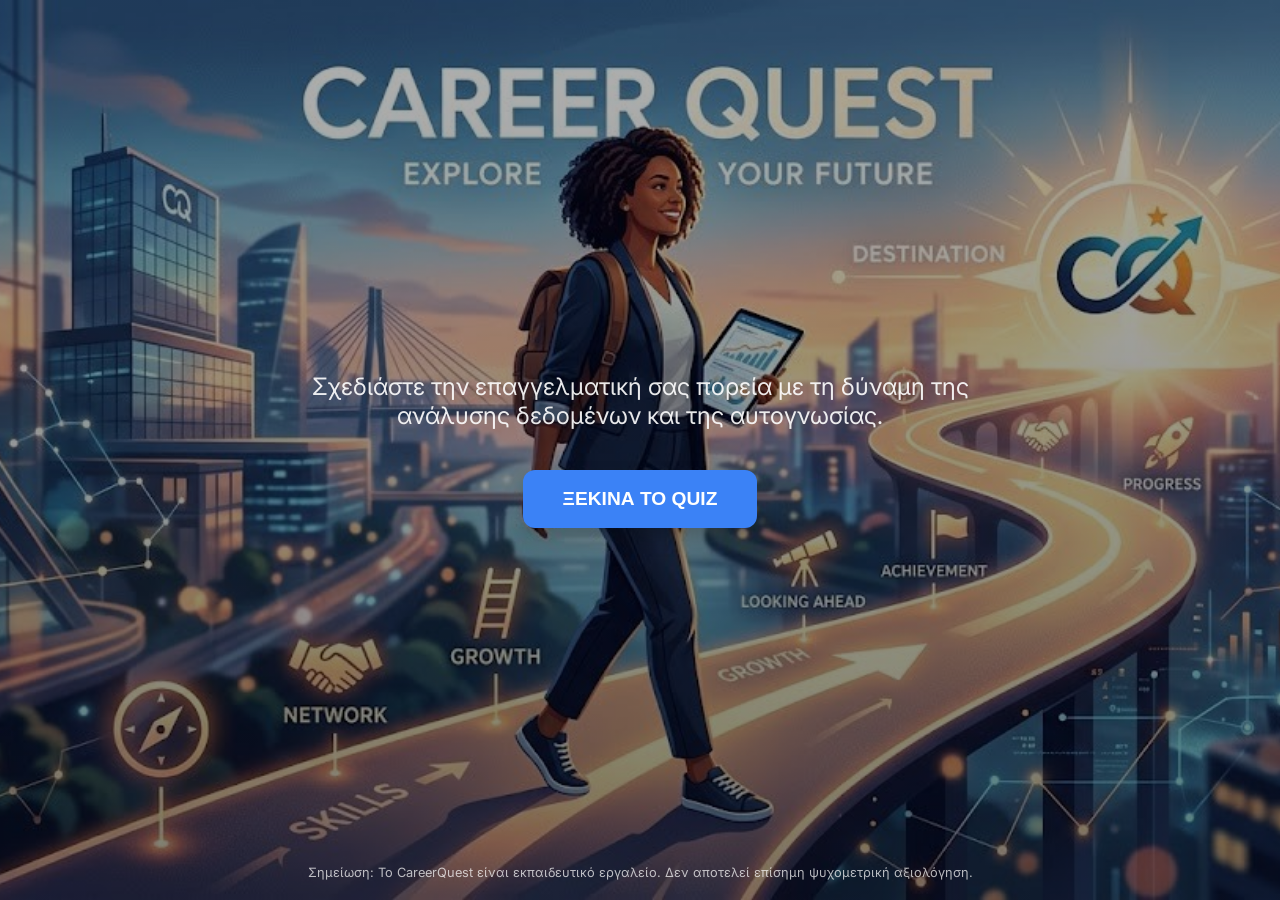
<file: index.html>
<!DOCTYPE html>
<html lang="el">
<head>
    <meta charset="UTF-8">
    <meta name="viewport" content="width=device-width, initial-scale=1.0">
    <title>CareerQuest | Explore Your Future</title>
    <link href="https://fonts.googleapis.com/css2?family=Inter:wght@400;700;800&display=swap" rel="stylesheet">
    <style>
        * {
            box-sizing: border-box;
            margin: 0;
            padding: 0;
        }

        body, html {
            height: 100%;
            width: 100%;
            font-family: 'Inter', sans-serif;
        }

        /* ΤΟ BACKGROUND ΕΔΩ */
        .hero-section {
            height: 100vh;
            width: 100%;
          
            background-image: linear-gradient(rgba(0, 0, 0, 0.3), rgba(0, 0, 0, 0.5)), 
                              url('background.jpg'); 
            background-size: cover;
            background-position: center;
            display: flex;
            flex-direction: column;
            justify-content: center;
            align-items: center;
            text-align: center;
            color: white;
            position: relative;
        }

        .content {
            z-index: 2;
            max-width: 800px;
            padding: 20px;
        }

        h1 {
            font-size: clamp(3rem, 8vw, 5rem);
            font-weight: 800;
            margin-bottom: 10px;
            letter-spacing: -2px;
        }

        .tagline {
            font-size: clamp(1.1rem, 3vw, 1.5rem);
            margin-bottom: 40px;
            opacity: 0.9;
            font-weight: 400;
        }

        button {
            background-color: #3b82f6;
            color: white;
            border: none;
            padding: 18px 40px;
            font-size: 1.2rem;
            font-weight: 700;
            border-radius: 12px;
            cursor: pointer;
            transition: transform 0.2s, background-color 0.2s;
            box-shadow: 0 10px 20px rgba(0,0,0,0.2);
        }

        button:hover {
            background-color: #2563eb;
            transform: translateY(-3px);
        }

        .disclaimer {
            position: absolute;
            bottom: 20px;
            font-size: 0.8rem;
            opacity: 0.7;
            padding: 0 20px;
        }
    </style>
</head>
<body>

    <div class="hero-section">
        <div class="content">
            <p class="tagline">Σχεδιάστε την επαγγελματική σας πορεία με τη δύναμη της ανάλυσης δεδομένων και της αυτογνωσίας.</p>
            <button onclick="window.location.href='quiz.html'">ΞΕΚΙΝΑ ΤΟ QUIZ</button>
        </div>

        <div class="disclaimer">
            Σημείωση: Το CareerQuest είναι εκπαιδευτικό εργαλείο. Δεν αποτελεί επίσημη ψυχομετρική αξιολόγηση.
        </div>
    </div>

</body>
</html>
</file>
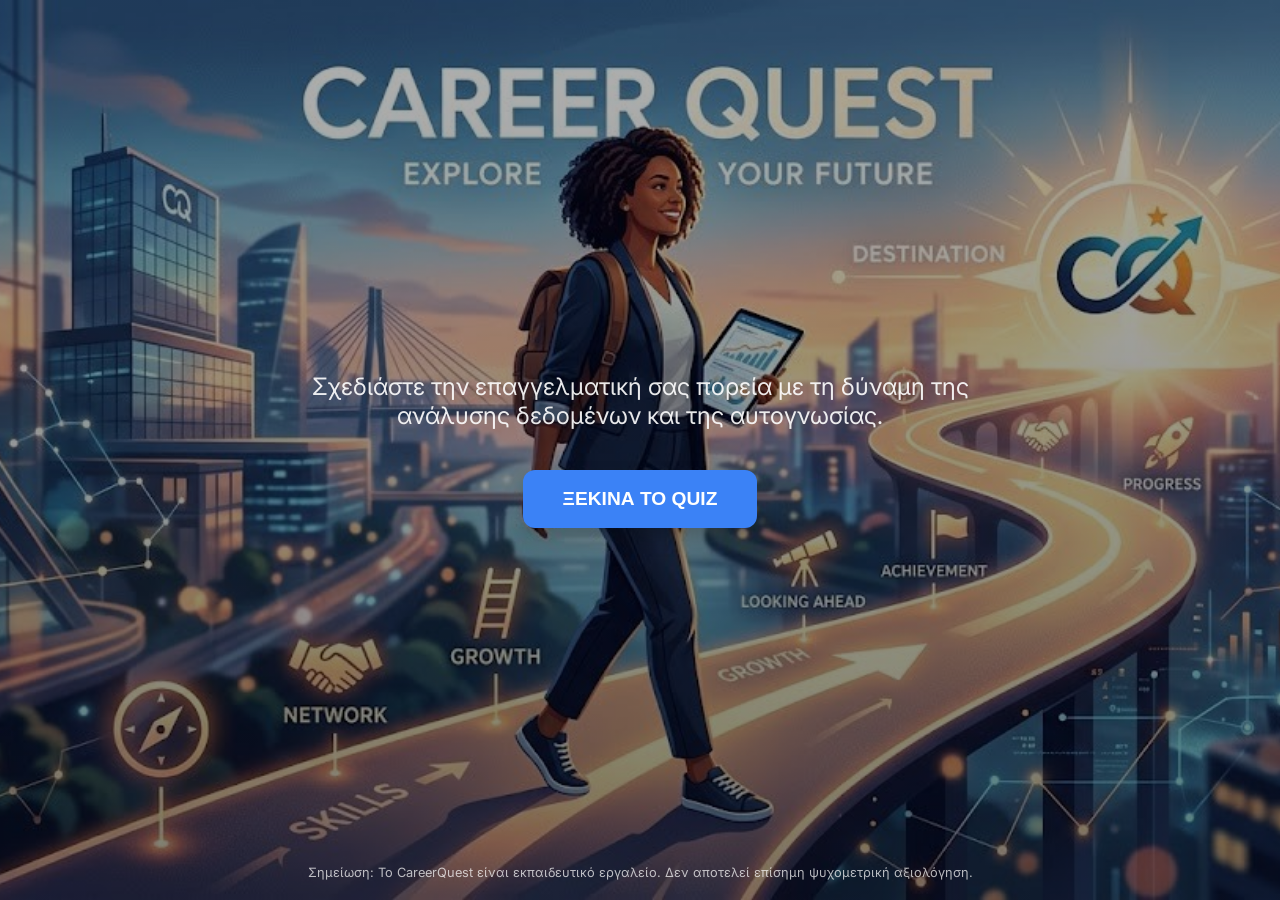
<file: index2.html>
<!DOCTYPE html>
<html lang="el">
<head>
    <meta charset="UTF-8">
    <meta name="viewport" content="width=device-width, initial-scale=1.0">
    <title>CareerQuest | Explore Your Future</title>
    <link href="https://fonts.googleapis.com/css2?family=Inter:wght@400;700;800&display=swap" rel="stylesheet">
    <style>
        * {
            box-sizing: border-box;
            margin: 0;
            padding: 0;
        }

        body, html {
            height: 100%;
            width: 100%;
            font-family: 'Inter', sans-serif;
        }

        /* ΤΟ BACKGROUND ΕΔΩ */
        .hero-section {
            height: 100vh;
            width: 100%;
            /* Αντικατάστησε το 'background.jpg' με το ακριβές όνομα του αρχείου σου */
            background-image: linear-gradient(rgba(0, 0, 0, 0.3), rgba(0, 0, 0, 0.5)), 
                              url('background.jpg'); 
            background-size: cover;
            background-position: center;
            display: flex;
            flex-direction: column;
            justify-content: center;
            align-items: center;
            text-align: center;
            color: white;
            position: relative;
        }

        .content {
            z-index: 2;
            max-width: 800px;
            padding: 20px;
        }

        h1 {
            font-size: clamp(3rem, 8vw, 5rem);
            font-weight: 800;
            margin-bottom: 10px;
            letter-spacing: -2px;
        }

        .tagline {
            font-size: clamp(1.1rem, 3vw, 1.5rem);
            margin-bottom: 40px;
            opacity: 0.9;
            font-weight: 400;
        }

        button {
            background-color: #3b82f6;
            color: white;
            border: none;
            padding: 18px 40px;
            font-size: 1.2rem;
            font-weight: 700;
            border-radius: 12px;
            cursor: pointer;
            transition: transform 0.2s, background-color 0.2s;
            box-shadow: 0 10px 20px rgba(0,0,0,0.2);
        }

        button:hover {
            background-color: #2563eb;
            transform: translateY(-3px);
        }

        .disclaimer {
            position: absolute;
            bottom: 20px;
            font-size: 0.8rem;
            opacity: 0.7;
            padding: 0 20px;
        }
    </style>
</head>
<body>

    <div class="hero-section">
        <div class="content">
            <p class="tagline">Σχεδιάστε την επαγγελματική σας πορεία με τη δύναμη της ανάλυσης δεδομένων και της αυτογνωσίας.</p>
            <button onclick="window.location.href='quiz.html'">ΞΕΚΙΝΑ ΤΟ QUIZ</button>
        </div>

        <div class="disclaimer">
            Σημείωση: Το CareerQuest είναι εκπαιδευτικό εργαλείο. Δεν αποτελεί επίσημη ψυχομετρική αξιολόγηση.
        </div>
    </div>

</body>
</html>
</file>
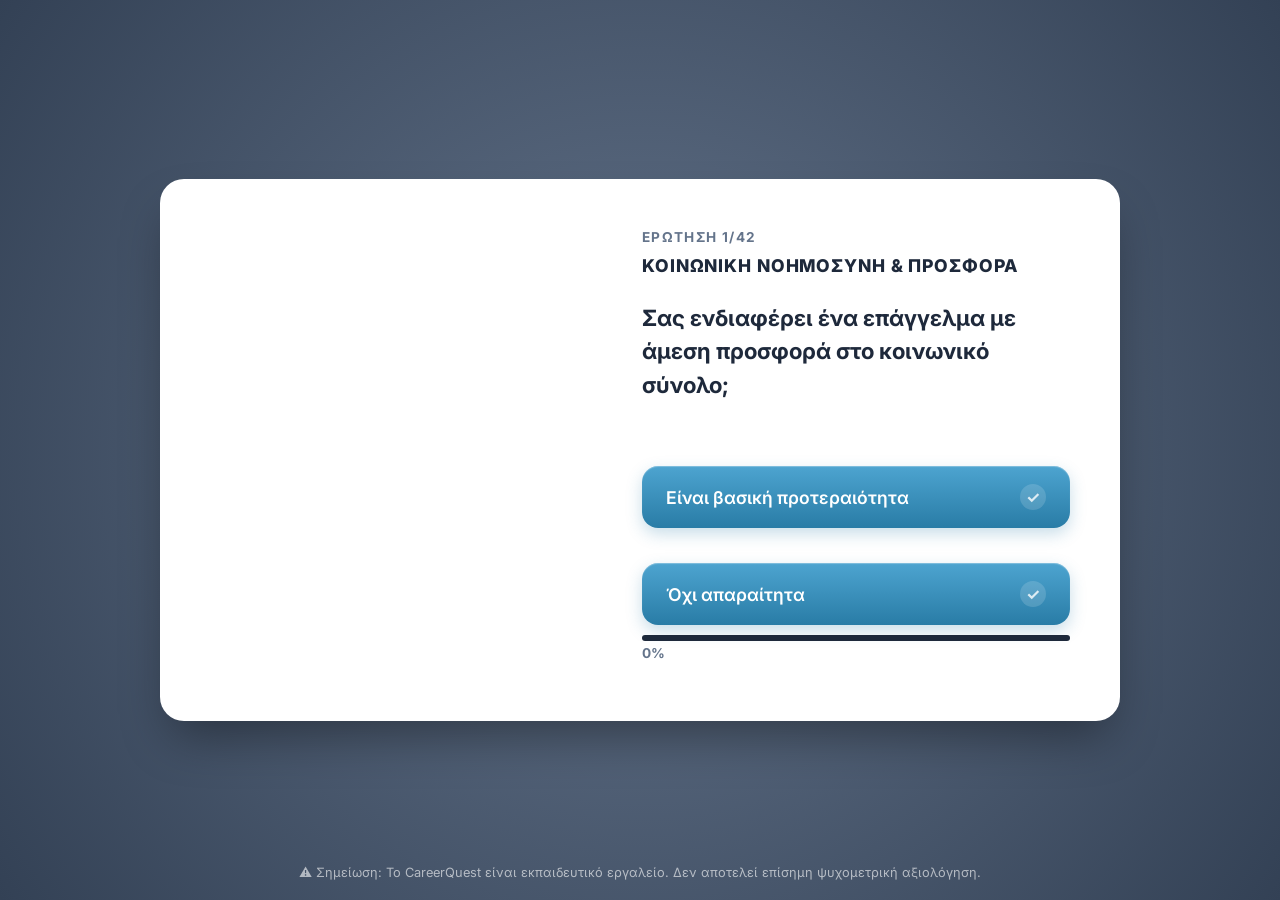
<file: quiz.html>
<!DOCTYPE html>
<html lang="el">
<head>
    <meta charset="UTF-8">
    <meta name="viewport" content="width=device-width, initial-scale=1.0">
    <title>CareerQuest | Quiz</title>
    <link rel="stylesheet" href="css/style.css">
    <link href="https://fonts.googleapis.com/css2?family=Inter:wght@400;600;700;800&display=swap" rel="stylesheet">
</head>
<body class="quiz-page">

<main>
    <div class="quiz-panel">
        <div class="quiz-image-side" id="dynamic-quiz-image"></div>
        <div class="quiz-content-side">
            <div class="quiz-meta" id="quiz-progress-text">ΕΡΩΤΗΣΗ 1/42</div>
            <div class="category-title" id="category-title">ΦΟΡΤΩΣΗ...</div>
            <h2 id="question-text">Φορτώνει την ερώτηση...</h2>
            
            <div id="choices-container"></div>
            
            <div class="progress-container">
                <div class="progress-bar">
                    <div class="progress-fill" id="progress-inline-fill"></div>
                </div>
                <div class="progress-text" id="progress-percentage">0%</div>
            </div>
        </div>
    </div>
</main>

<div class="quiz-disclaimer">
    ⚠️ Σημείωση: To CareerQuest είναι εκπαιδευτικό εργαλείο. Δεν αποτελεί επίσημη ψυχομετρική αξιολόγηση.
</div>

<script>
const categoryImages = {
    analytical: 'https://images.unsplash.com/photo-1460925895917-afdab827c52f?q=80&w=600',
    creative: 'https://images.unsplash.com/photo-1513542789411-b6a5d4f31634?q=80&w=600',
    social: 'https://images.unsplash.com/photo-1522202176988-66273c2fd55f?q=80&w=600',
    practical: 'https://images.unsplash.com/photo-1504307651254-35680f356dfd?q=80&w=600',
    organized: 'https://images.unsplash.com/photo-1454165804606-c3d57bc86b40?q=80&w=600',
    leadership: 'https://images.unsplash.com/photo-1519085360753-af0119f7cbe7?q=80&w=600',
    technical: 'https://images.unsplash.com/photo-1518770660439-4636190af475?q=80&w=600'
};

const categoryLabels = {
    analytical: "Αναλυτική Σκέψη & Λογική",
    creative: "Δημιουργικότητα & Καινοτομία",
    social: "Κοινωνική Νοημοσύνη & Προσφορά",
    practical: "Πρακτική Εφαρμογή & Έργα",
    organized: "Οργάνωση & Μεθοδικότητα",
    leadership: "Ηγεσία & Στρατηγική",
    technical: "Τεχνική Κατάρτιση & Τεχνολογία"
};

// Βασικός κορμός ερωτήσεων
const baseQuestions = [
    { cat: "analytical", text: "Σας συναρπάζει η επίλυση σύνθετων προβλημάτων ή γρίφων λογικής;", choices: [{text:"Ναι, απόλυτα", scores:{analytical:3}}, {text:"Μερικές φορές", scores:{analytical:1}}, {text:"Όχι", scores:{analytical:0}}] },
    { cat: "analytical", text: "Όταν βλέπετε στατιστικά δεδομένα, αναζητάτε την εγκυρότητα της πηγής;", choices: [{text:"Πάντα, ελέγχω τα δεδομένα", scores:{analytical:3}}, {text:"Σπάνια, τα δέχομαι όπως είναι", scores:{analytical:0}}] },
    { cat: "analytical", text: "Σας αρέσει να αποσυναρμολογείτε μια ιδέα για να δείτε τα επιμέρους συστατικά της;", choices: [{text:"Ναι, συστηματικά", scores:{analytical:3}}, {text:"Όχι ιδιαίτερα", scores:{analytical:0}}] },
    { cat: "creative", text: "Προτιμάτε να αναζητάτε πρωτότυπες λύσεις αντί για δοκιμασμένες μεθόδους;", choices: [{text:"Ναι, μου αρέσει η καινοτομία", scores:{creative:3}}, {text:"Προτιμώ την ασφάλεια", scores:{organized:2}}] },
    { cat: "creative", text: "Η ενασχόληση με καλλιτεχνικές ή σχεδιαστικές δραστηριότητες σας γεμίζει;", choices: [{text:"Ναι, πολύ", scores:{creative:3}}, {text:"Όχι ιδιαίτερα", scores:{creative:0}}] },
    { cat: "creative", text: "Συλλαμβάνετε συχνά τον εαυτό σας να σκέφτεται εναλλακτικούς κόσμους ή σενάρια;", choices: [{text:"Ναι, πολύ συχνά", scores:{creative:3}}, {text:"Σπάνια, είμαι ρεαλιστής", scores:{practical:2}}] },
    { cat: "social", text: "Όταν κάποιος έχει ένα πρόβλημα, εστιάζετε στη συναισθηματική υποστήριξη;", choices: [{text:"Ναι, προσφέρω ενσυναίσθηση", scores:{social:3}}, {text:"Δίνω άμεσες πρακτικές συμβουλές", scores:{practical:2}}] },
    { cat: "social", text: "Σας ενδιαφέρει ένα επάγγελμα με άμεση προσφορά στο κοινωνικό σύνολο;", choices: [{text:"Είναι βασική προτεραιότητα", scores:{social:3}}, {text:"Όχι απαραίτητα", scores:{leadership:1}}] },
    { cat: "social", text: "Νιώθετε παραγωγικοί όταν εργάζεστε σε ομάδες με έντονη αλληλεπίδραση;", choices: [{text:"Ναι, με παρακινεί η ομάδα", scores:{social:3}}, {text:"Προτιμώ την ατομική εργασία", scores:{analytical:1}}] },
    { cat: "practical", text: "Προτιμάτε εργασίες που καταλήγουν σε ένα χειροπιαστό, φυσικό αποτέλεσμα;", choices: [{text:"Ναι, σαφώς", scores:{practical:3}}, {text:"Προτιμώ την πνευματική εργασία", scores:{analytical:2}}] },
    { cat: "practical", text: "Όταν κάτι χαλάει στο σπίτι, προσπαθείτε να το επισκευάσετε μόνοι σας;", choices: [{text:"Ναι, πιάνουν τα χέρια μου", scores:{practical:3}}, {text:"Καλώ αμέσως έναν ειδικό", scores:{organized:1}}] },
    { cat: "practical", text: "Σας αρέσει η χειρωνακτική εργασία ή η ενασχόληση με υλικά εργαστηρίου;", choices: [{text:"Ναι, πολύ", scores:{practical:3}}, {text:"Όχι, καθόλου", scores:{organized:1}}] },
    { cat: "organized", text: "Κρατάτε λεπτομερή λίστα υποχρεώσεων ή καθημερινό πλάνο;", choices: [{text:"Ναι, με βοηθάει πολύ", scores:{organized:3}}, {text:"Όχι, λειτουργώ αυθόρμητα", scores:{creative:2}}] },
    { cat: "organized", text: "Σας προκαλεί εκνευρισμό η έλλειψη οργάνωσης ή η ακαταστασία στο γραφείο;", choices: [{text:"Ναι, θέλω απόλυτη τάξη", scores:{organized:3}}, {text:"Δεν με επηρεάζει καθόλου", scores:{creative:1}}] },
    { cat: "organized", text: "Προτιμάτε ένα σταθερό ωράριο και προκαθορισμένα βήματα εργασίας;", choices: [{text:"Ναι, μου δίνει ασφάλεια", scores:{organized:3}}, {text:"Όχι, θέλω εναλλαγές", scores:{creative:3}}] },
    { cat: "leadership", text: "Σε ομαδικές εργασίες, αναλαμβάνετε φυσικά τον συντονισμό και τις αποφάσεις;", choices: [{text:"Ναι, βγαίνω μπροστά", scores:{leadership:3}}, {text:"Προτιμώ να εκτελώ οδηγίες", scores:{organized:2}}] },
    { cat: "leadership", text: "Η προοπτική του να διοικείτε μια δική σας επιχείρηση σας ενθουσιάζει;", choices: [{text:"Πολύ, είναι μακροπρόθεσμος στόχος", scores:{leadership:3}}, {text:"Προτιμώ τη σταθερότητα", scores:{organized:2}}] },
    { cat: "leadership", text: "Αποδίδετε καλύτερα όταν εργάζεστε κάτω από συνθήκες έντονου ανταγωνισμού;", choices: [{text:"Ναι, με ενεργοποιεί", scores:{leadership:3}}, {text:"Όχι, με αγχώνει", scores:{social:2}}] },
    { cat: "technical", text: "Σας αρέσει να εξερευνάτε προχωρημένες ρυθμίσεις σε λογισμικά ή συσκευές;", choices: [{text:"Ναι, το ψάχνω σε βάθος", scores:{technical:3}}, {text:"Όχι, χρησιμοποιώ μόνο τα βασικά", scores:{technical:0}}] },
    { cat: "technical", text: "Η ιδέα της συγγραφής κώδικα ή της διαχείρισης δικτύων σας φαίνεται ελκυστική;", choices: [{text:"Ναι, πολύ", scores:{technical:3, analytical:1}}, {text:"Όχι, καθόλου", scores:{technical:0}}] },
    { cat: "technical", text: "Μαθαίνετε εύκολα τη χρήση νέων ψηφιακών εργαλείων και gadgets;", choices: [{text:"Ναι, εξαιρετικά γρήγορα", scores:{technical:3}}, {text:"Χρειάζομαι αρκετό χρόνο", scores:{technical:1}}] }
];

// ΑΥΤΟΜΑΤΗ ΔΗΜΙΟΥΡΓΙΑ 200 ΕΡΩΤΗΣΕΩΝ (Γεμίζει την τράπεζα με παραλλαγές για να μην κολλάει το slice)
const masterQuestionsArray = [];
for (let i = 0; i < 200; i++) {
    const baseQ = baseQuestions[i % baseQuestions.length];
    masterQuestionsArray.push({
        cat: baseQ.cat,
        text: `${baseQ.text}`, // Ξεχωριστό ID για κάθε ερώτηση
        choices: baseQ.choices
    });
}

function shuffle(array) {
    for (let i = array.length - 1; i > 0; i--) {
        const j = Math.floor(Math.random() * (i + 1));
        [array[i], array[j]] = [array[j], array[i]];
    }
    return array;
}

// Τώρα παίρνει ακριβώς 42 τυχαίες γιατί η δεξαμενή έχει 200!
const questionsPool = shuffle([...masterQuestionsArray]).slice(0, 42);

let currentQuestionIndex = 0;
let userSkills = { analytical: 0, creative: 0, social: 0, practical: 0, organized: 0, leadership: 0, technical: 0 };

function loadQuestion() {
    if (currentQuestionIndex >= questionsPool.length) {
        localStorage.setItem('careerquest_skills', JSON.stringify(userSkills));
        window.location.href = 'scenarios.html';
        return;
    }

    const q = questionsPool[currentQuestionIndex];
    document.getElementById('question-text').innerText = q.text;
    document.getElementById('quiz-progress-text').innerText = `ΕΡΩΤΗΣΗ ${currentQuestionIndex + 1}/${questionsPool.length}`;
    document.getElementById('category-title').innerText = categoryLabels[q.cat];
    document.getElementById('dynamic-quiz-image').style.backgroundImage = `url('${categoryImages[q.cat]}')`;

    const container = document.getElementById('choices-container');
    container.innerHTML = '';
    
    q.choices.forEach(choice => {
        const button = document.createElement('button');
        button.className = 'choice-btn';
        button.innerText = choice.text;
        button.onclick = () => {
            for (const skill in choice.scores) {
                userSkills[skill] = (userSkills[skill] || 0) + choice.scores[skill];
            }
            currentQuestionIndex++;
            loadQuestion();
        };
        container.appendChild(button);
    });

    const pct = Math.round((currentQuestionIndex / questionsPool.length) * 100);
    document.getElementById('progress-inline-fill').style.width = `${pct}%`;
    document.getElementById('progress-percentage').innerText = `${pct}%`;
}

window.onload = loadQuestion;
</script>
</body>
</html>
</file>
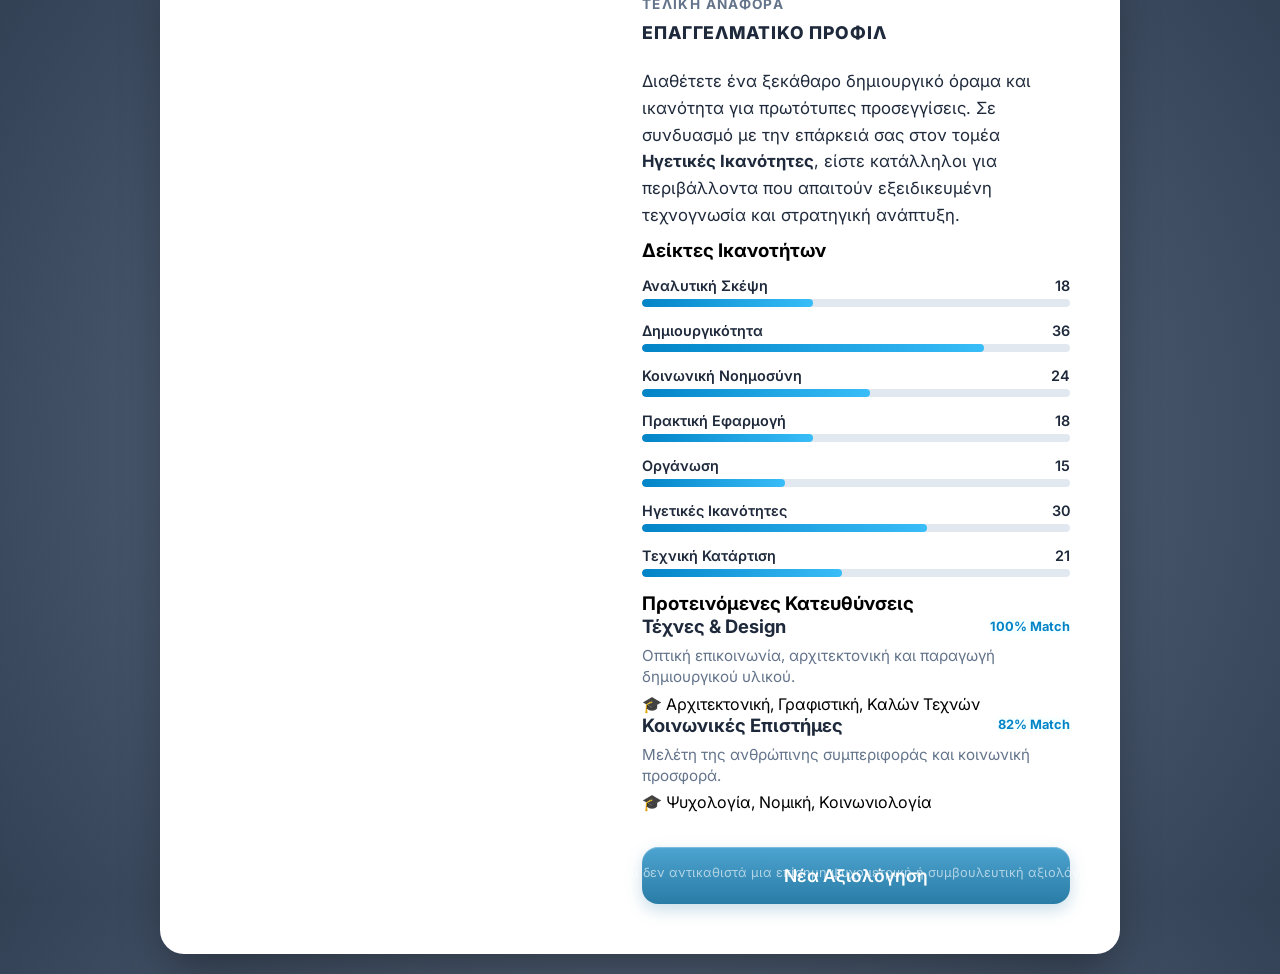
<file: results.html>
<!DOCTYPE html>
<html lang="el">
<head>
    <meta charset="UTF-8">
    <meta name="viewport" content="width=device-width, initial-scale=1.0">
    <title>CareerQuest | Αναφορά Αποτελεσμάτων</title>
    <link rel="stylesheet" href="css/style.css">
    <link href="https://fonts.googleapis.com/css2?family=Inter:wght@400;600;700;800&display=swap" rel="stylesheet">
</head>
<body class="quiz-page">

<main>
    <div class="quiz-panel">
        
        <div class="quiz-image-side" style="background-image: url('https://images.unsplash.com/photo-1504868584819-f8e8b446d2e4?q=80&w=600');"></div>
        
        <div class="quiz-content-side">
            <div class="quiz-meta">Τελική Αναφορά</div>
            <div class="category-title">Επαγγελματικό Προφίλ</div>
            
            <div id="profile-narrative"></div>
            
            <div class="results-grid">
                
                <div class="skills-column">
                    <h3 class="section-title">Δείκτες Ικανοτήτων</h3>
                    <div id="skills-list"></div>
                </div>
                
                <div class="careers-column">
                    <h3 class="section-title">Προτεινόμενες Κατευθύνσεις</h3>
                    <div id="career-list"></div>
                </div>
                
            </div>

            <button class="btn-restart" onclick="restartQuiz()">Νέα Αξιολόγηση</button>

            <div class="quiz-disclaimer">
                ⚠️ <strong>Σημείωση:</strong> To CareerQuest είναι εκπαιδευτικό εργαλείο πλοήγησης και δεν αντικαθιστά μια επίσημη ψυχομετρική ή συμβουλευτική αξιολόγηση.
            </div>
        </div>
        
    </div>
</main>

<script>
const skillLabels = {
    analytical: 'Αναλυτική Σκέψη',
    creative: 'Δημιουργικότητα',
    social: 'Κοινωνική Νοημοσύνη',
    practical: 'Πρακτική Εφαρμογή',
    organized: 'Οργάνωση',
    leadership: 'Ηγετικές Ικανότητες',
    technical: 'Τεχνική Κατάρτιση'
};

const careers = [
    {
        title: "Τέχνες & Design",
        description: "Οπτική επικοινωνία, αρχιτεκτονική και παραγωγή δημιουργικού υλικού.",
        universities: "Αρχιτεκτονική, Γραφιστική, Καλών Τεχνών",
        requiredSkills: { creative: 35, practical: 15, social: 10 }
    },
    {
        title: "STEM & Πληροφορική",
        description: "Επίλυση σύνθετων προβλημάτων με χρήση λογικής και ψηφιακών εργαλείων.",
        universities: "Πληροφορική, Επιστήμη Δεδομένων, Cybersecurity",
        requiredSkills: { analytical: 35, technical: 25, organized: 10 }
    },
    {
        title: "Κοινωνικές Επιστήμες",
        description: "Μελέτη της ανθρώπινης συμπεριφοράς και κοινωνική προσφορά.",
        universities: "Ψυχολογία, Νομική, Κοινωνιολογία",
        requiredSkills: { social: 35, creative: 15, analytical: 10 }
    },
    {
        title: "Διοίκηση & Στρατηγική",
        description: "Οργάνωση επιχειρήσεων, λήψη αποφάσεων και οικονομική ανάλυση.",
        universities: "Διοίκηση Επιχειρήσεων, Οικονομικά, Marketing",
        requiredSkills: { leadership: 30, organized: 30, social: 10 }
    }
];

function generateNarrative(skills) {
    const sorted = Object.entries(skills).sort((a, b) => b[1] - a[1]);
    const top1 = sorted[0]?.[0] || 'creative';
    const top2 = sorted[1]?.[0] || 'leadership';

    const intro = {
        analytical: "Το προφίλ σας ορίζεται από μια ισχυρή λογική βάση και έφεση στην επίλυση προβλημάτων.",
        creative: "Διαθέτετε ένα ξεκάθαρο δημιουργικό όραμα και ικανότητα για πρωτότυπες προσεγγίσεις.",
        social: "Επιδεικνύετε υψηλή κοινωνική νοημοσύνη και κλίση προς τη συνεργασία.",
        practical: "Είστε πραγματιστές, με εστίαση σε χειροπιαστά αποτελέσματα και τεχνική εκτέλεση.",
        leadership: "Διαθέτετε ηγετική δυναμική με έμφαση στον συντονισμό και τη στρατηγική.",
        technical: "Η ικανότητά σας στα τεχνικά συστήματα είναι ο κεντρικός πυλώνας του προφίλ σας.",
        organized: "Ο μεθοδικός σχεδιασμός και η προσοχή στη λεπτομέρεια είναι τα δυνατά σας σημεία."
    };

    return `
        <p style="font-size: 1.05rem; line-height: 1.6; color: var(--text-dark); margin-bottom: 10px;">
            ${intro[top1]} Σε συνδυασμό με την επάρκειά σας στον τομέα <strong>${skillLabels[top2]}</strong>, είστε κατάλληλοι για περιβάλλοντα που απαιτούν εξειδικευμένη τεχνογνωσία και στρατηγική ανάπτυξη.
        </p>
    `;
}

function renderResults() {
    const skills = JSON.parse(localStorage.getItem('careerquest_skills')) || { analytical: 18, creative: 36, social: 24, practical: 18, organized: 15, leadership: 30, technical: 21 };
    
    document.getElementById('profile-narrative').innerHTML = generateNarrative(skills);

    let skillsHtml = '';
    Object.entries(skillLabels).forEach(([key, label]) => {
        const val = skills[key] || 0;
        const width = Math.min((val / 45) * 100, 100);
        skillsHtml += `
            <div class="skill-row">
                <span>${label}</span>
                <span>${val}</span>
            </div>
            <div class="bar">
                <div class="fill" data-width="${width}%"></div>
            </div>`;
    });
    document.getElementById('skills-list').innerHTML = skillsHtml;

    const matches = careers.map(c => {
        let score = 0, total = 0;
        for (const s in c.requiredSkills) {
            score += Math.min(skills[s] || 0, c.requiredSkills[s]);
            total += c.requiredSkills[s];
        }
        let percentage = Math.round((score / total) * 100);
        return { ...c, percentage: Math.min(percentage, 100) };
    }).sort((a, b) => b.percentage - a.percentage);

    let careerHtml = '';
    matches.slice(0, 2).forEach(m => {
        careerHtml += `
            <div class="career-card">
                <div class="career-header">
                    <h4>${m.title}</h4>
                    <span class="match-pct">${m.percentage}% Match</span>
                </div>
                <p style="font-size: 0.95rem; color: var(--text-muted); margin-bottom: 6px; line-height: 1.4;">${m.description}</p>
                <div class="career-uni">🎓 ${m.universities}</div>
            </div>`;
    });
    document.getElementById('career-list').innerHTML = careerHtml;

    setTimeout(() => {
        document.querySelectorAll('.fill').forEach(f => {
            f.style.width = f.getAttribute('data-width');
        });
    }, 150);
}

function restartQuiz() {
    localStorage.clear();
    window.location.href = 'index.html';
}

window.onload = renderResults;
</script>
</body>
</html>
</file>
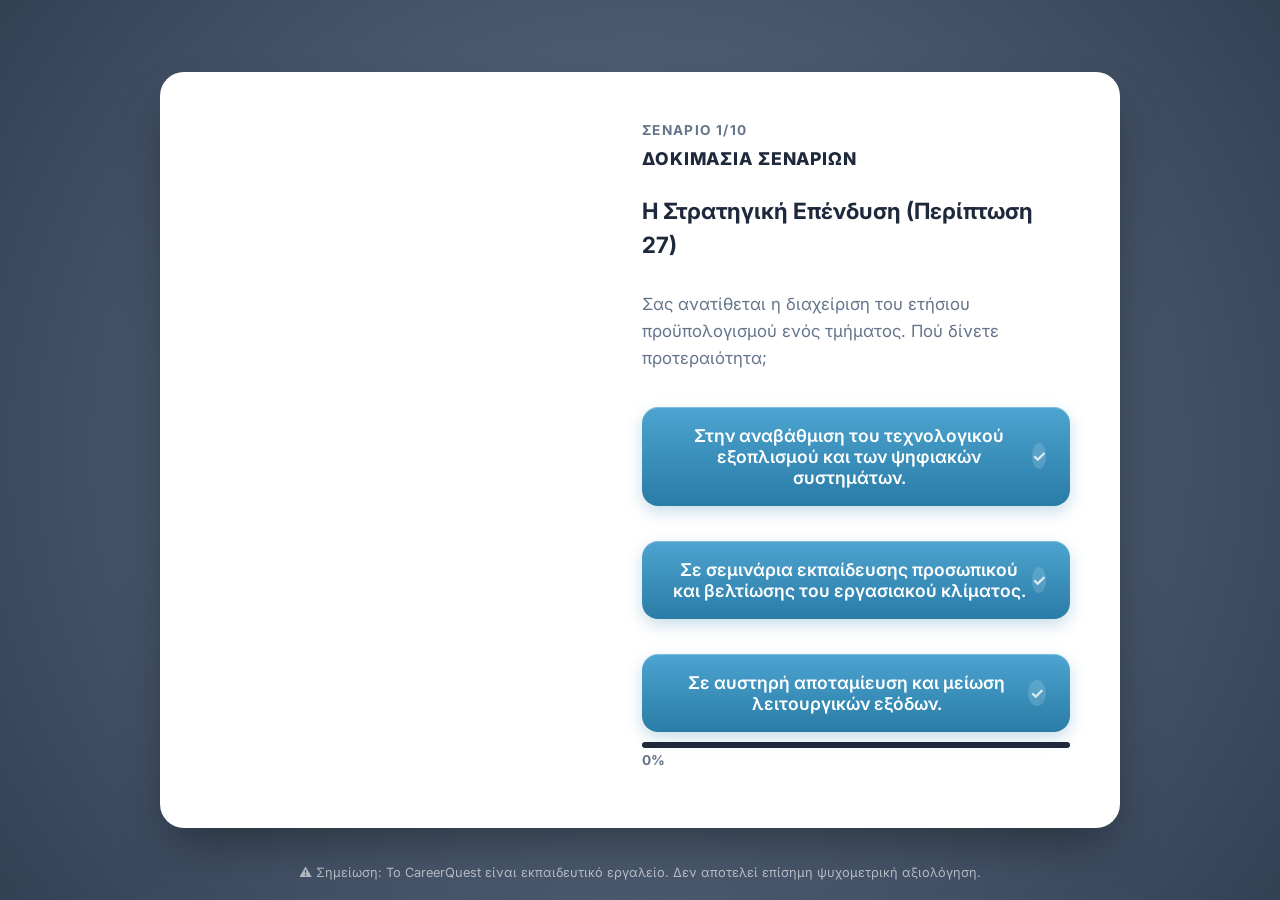
<file: scenarios.html>
<!DOCTYPE html>
<html lang="el">
<head>
    <meta charset="UTF-8">
    <meta name="viewport" content="width=device-width, initial-scale=1.0">
    <title>CareerQuest | Σενάρια</title>
    <link rel="stylesheet" href="css/style.css">
    <link href="https://fonts.googleapis.com/css2?family=Inter:wght@400;600;700;800&display=swap" rel="stylesheet">
</head>
<body class="quiz-page">

<main>
    <div class="quiz-panel">
        <div class="quiz-image-side" style="background-image: url('https://images.unsplash.com/photo-1454165804606-c3d57bc86b40?q=80&w=600');"></div>
        <div class="quiz-content-side">
            <div class="quiz-meta" id="scenario-progress">ΣΕΝΑΡΙΟ 1/10</div>
            <div class="category-title">ΔΟΚΙΜΑΣΙΑ ΣΕΝΑΡΙΩΝ</div>
            <div id="scenario-container"></div>
            
            <div class="progress-container">
                <div class="progress-bar">
                    <div class="progress-fill" id="progress-inline-fill"></div>
                </div>
                <div class="progress-text" id="progress-percentage">0%</div>
            </div>
        </div>
    </div>
</main>

<div class="quiz-disclaimer">
    ⚠️ Σημείωση: To CareerQuest είναι εκπαιδευτικό εργαλείο. Δεν αποτελεί επίσημη ψυχομετρική αξιολόγηση.
</div>

<script>
const baseScenarios = [
    { title: "Η Κρίση της Ομάδας", description: "Η ομάδα σας έχει κολλήσει σε ένα κρίσιμο έργο λόγω έντονων διαφωνιών. Η προθεσμία λήγει αύριο. Πώς αντιδράτε;", choices: [
        { text: "Λειτουργώ ως διαμεσολαβητής για να βρεθεί μια μέση λύση άμεσα.", scores: { social: 3, leadership: 1 } },
        { text: "Θέτω αυστηρούς ρόλους και παίρνω την τελική απόφαση επάνω μου.", scores: { leadership: 3, organized: 1 } },
        { text: "Προτείνω μια ανατρεπτική, out-of-the-box ιδέα για να ξεπεράσουμε το κόλλημα.", scores: { creative: 3 } }
    ]},
    { title: "Το Τεχνικό Σφάλμα", description: "Κατά τη διάρκεια μιας ζωντανής παρουσίασης, το λογισμικό καταρρέει εντελώς μπροστά στους πελάτες. Τι κάνετε;", choices: [
        { text: "Ανοίγω αμέσως τις ρυθμίσεις ή τον κώδικα για να εντοπίσω και να διορθώσω το σφάλμα.", scores: { technical: 3 } },
        { text: "Kρατώ την ψυχραιμία μου, αυτοσχεδιάζω και συνεχίζω με προφορική ανάλυση.", scores: { social: 3, leadership: 1 } },
        { text: "Ακολουθώ το εναλλακτικό, εκτυπωμένο πλάνο έκτακτης ανάγκης που είχα προετοιμάσει.", scores: { organized: 3 } }
    ]},
    { title: "Η Στρατηγική Επένδυση", description: "Σας ανατίθεται η διαχείριση του ετήσιου προϋπολογισμού ενός τμήματος. Πού δίνετε προτεραιότητα;", choices: [
        { text: "Στην αναβάθμιση του τεχνολογικού εξοπλισμού και των ψηφιακών συστημάτων.", scores: { technical: 3, analytical: 1 } },
        { text: "Σε σεμινάρια εκπαίδευσης προσωπικού και βελτίωσης του εργασιακού κλίματος.", scores: { social: 3 } },
        { text: "Σε αυστηρή αποταμίευση και μείωση λειτουργικών εξόδων.", scores: { organized: 3 } }
    ]},
    { title: "Η Νέα Καμπάνια", description: "Η εταιρεία χρειάζεται επειγόντως μια ιδέα για να προσελκύσει νεανικό κοινό. Ποιο πλάνο προτείνετε;", choices: [
        { text: "Μια καλλιτεχνική, ανατρεπτική καμπάνια βασισμένη σε πρωτότυπο οπτικό υλικό.", scores: { creative: 3 } },
        { text: "Μια καμπάνια βασισμένη σε έρευνα αγοράς και ανάλυση δεδομένων συμπεριφοράς.", scores: { analytical: 3 } },
        { text: "Συνεργασία με influencers και διοργάνωση μεγάλων κοινωνικών events.", scores: { social: 3, leadership: 1 } }
    ]}
];

// ΑΥΤΟΜΑΤΗ ΔΗΜΙΟΥΡΓΙΑ 50 ΣΕΝΑΡΙΩΝ (Γεμίζει την τράπεζα για να λειτουργεί σωστά το slice των 10)
const masterScenariosArray = [];
for (let i = 0; i < 50; i++) {
    const baseS = baseScenarios[i % baseScenarios.length];
    masterScenariosArray.push({
        title: `${baseS.title} (Περίπτωση ${i+1})`,
        description: baseS.description,
        choices: baseS.choices
    });
}

function shuffle(array) {
    for (let i = array.length - 1; i > 0; i--) {
        const j = Math.floor(Math.random() * (i + 1));
        [array[i], array[j]] = [array[j], array[i]];
    }
    return array;
}

// Τώρα επιλέγει ακριβώς 10 τυχαία σενάρια από τα 50!
const scenarios = shuffle([...masterScenariosArray]).slice(0, 10);

let skills = JSON.parse(localStorage.getItem('careerquest_skills')) || {};
let currentScenario = 0;

function showScenario() {
    if (currentScenario >= scenarios.length) {
        localStorage.setItem('careerquest_skills', JSON.stringify(skills));
        window.location.href = 'results.html';
        return;
    }

    const s = scenarios[currentScenario];
    document.getElementById('scenario-progress').innerText = `ΣΕΝΑΡΙΟ ${currentScenario + 1}/${scenarios.length}`;
    
    const pct = Math.round((currentScenario / scenarios.length) * 100);
    document.getElementById('progress-inline-fill').style.width = `${pct}%`;
    document.getElementById('progress-percentage').innerText = `${pct}%`;

    const container = document.getElementById('scenario-container');
    container.innerHTML = `
        <h2>${s.title}</h2>
        <p style="color: var(--text-muted); margin-bottom: 30px; font-size: 1.05rem; line-height: 1.6;">${s.description}</p>
        ${s.choices.map((c, i) => `
            <button class="choice-btn" onclick="selectChoice(${i})">${c.text}</button>
        `).join('')}
    `;
}

function selectChoice(i) {
    const scores = scenarios[currentScenario].choices[i].scores;
    for (const key in scores) {
        skills[key] = (skills[key] || 0) + scores[key];
    }
    currentScenario++;
    showScenario();
}

window.onload = showScenario;
</script>
</body>
</html>
</file>
<file: css/style.css>
:root {
    --text-dark: #1e293b;
    --text-muted: #64748b;
    --primary: #3b82f6;
    --border: #e2e8f0;
}

* {
    box-sizing: border-box;
    margin: 0;
    padding: 0;
}

/* ==========================================================================
   ΕΠΑΝΑΦΟΡΑ: Το δικό σου αρχικό Φόντο & Διαστάσεις (Όπως στο Mockup)
   ========================================================================== */
body.quiz-page {
    font-family: 'Inter', system-ui, -apple-system, sans-serif;
    margin: 0;
    height: 100vh;
    width: 100vw;
    display: flex;
    justify-content: center;
    align-items: center;
    -webkit-font-smoothing: antialiased;
    
    /* Το δικό σου αρχικό background */
    background: radial-gradient(circle at center, #64748b 0%, #334155 100%);
    background-size: cover;
}

main {
    width: 100%;
    max-width: 1000px;
    padding: 20px;
    z-index: 10;
}

/* Το Διπλό Πλαίσιο (Panel) */
.quiz-panel {
    background: #ffffff;
    border-radius: 24px;
    width: 100%;
    display: flex; /* Σπάει σε 2 στήλες */
    overflow: hidden;
    box-shadow: 0 25px 50px -12px rgba(0, 0, 0, 0.4);
}

/* Αριστερό Μέρος: Η φωτογραφία που αλλάζει */
.quiz-image-side {
    width: 45%;
    background-size: cover;
    background-position: center;
    background-repeat: no-repeat;
    min-height: 500px;
    transition: background-image 0.4s ease-in-out;
}

/* Δεξί Μέρος: Ερωτήσεις & Απαντήσεις */
.quiz-content-side {
    width: 55%;
    padding: 50px;
    display: flex;
    flex-direction: column;
    justify-content: center;
}

.quiz-meta {
    font-size: 0.85rem;
    font-weight: 700;
    text-transform: uppercase;
    letter-spacing: 0.1em;
    color: var(--text-muted);
    margin-bottom: 10px;
}

.category-title {
    font-size: 1.1rem;
    font-weight: 800;
    text-transform: uppercase;
    color: var(--text-dark);
    margin-bottom: 25px;
    letter-spacing: 0.05em;
}

.quiz-content-side h2 {
    font-size: 1.4rem;
    font-weight: 700;
    line-height: 1.5;
    margin-bottom: 30px;
    color: var(--text-dark);
}

/* Container για τις απαντήσεις */
.choices-container {
    display: flex;
    flex-direction: column;
    gap: 12px;
    width: 100%;
}

/* ==========================================================================
   ΝΕΟ: Μοντέρνα 3D Κουμπιά Απαντήσεων (Όπως στη φωτογραφία)
   ========================================================================== */
.choice-btn {
    width: 100%;
    padding: 18px 24px;
    border-radius: 16px;
    border: none;
    
    /* 3D Gradient & Χρώμα από τη φωτογραφία */
    background: linear-gradient(180deg, #4da4d0 0%, #297ca6 100%);
    color: #ffffff;
    font-size: 1.05rem;
    font-weight: 600;
    text-align: left;
    cursor: pointer;
    
    /* Διάταξη για το Checkmark δεξιά */
    display: flex;
    justify-content: space-between;
    align-items: center;
    
    /* Σκιά για βάθος */
    box-shadow: 0 6px 16px rgba(41, 124, 166, 0.25), 
                inset 0 1px 1px rgba(255, 255, 255, 0.3);
    
    transition: all 0.2s cubic-bezier(0.4, 0, 0.2, 1);
}

.choice-btn:hover {
    background: linear-gradient(180deg, #5cb3de 0%, #2f8bb9 100%);
    transform: translateY(-1px);
    box-shadow: 0 10px 20px rgba(41, 124, 166, 0.35), 
                inset 0 1px 1px rgba(255, 255, 255, 0.4);
}

/* Το λευκό στρογγυλό Checkmark στα δεξιά */
.choice-btn::after {
    content: '✓';
    font-size: 1rem;
    color: rgba(255, 255, 255, 0.8);
    font-weight: 700;
    background: rgba(255, 255, 255, 0.15);
    width: 26px;
    height: 26px;
    display: flex;
    align-items: center;
    justify-content: center;
    border-radius: 50%;
    transition: all 0.2s;
}

.choice-btn:hover::after {
    color: #ffffff;
    background: rgba(255, 255, 255, 0.3);
}

/* ==========================================================================
   ΝΕΟ: Μπάρα Προόδου (Ανάμεσα στις απαντήσεις όπως στη φωτό)
   ========================================================================== */
.progress-container {
    display: flex;
    flex-direction: column;
    align-items: flex-start;
    gap: 4px;
    margin: 10px 0;
    width: 100%;
}

.progress-bar {
    width: 100%;
    height: 6px;
    background: #1e293b; /* Σκούρο slide-track */
    border-radius: 10px;
    overflow: hidden;
}

.progress-fill {
    height: 100%;
    background: linear-gradient(90deg, #4da4d0, #5cb3de);
    width: 0%; /* Αλλάζει δυναμικά από JS */
    border-radius: 10px;
    transition: width 0.3s ease;
}

.progress-text {
    font-size: 0.85rem;
    font-weight: 700;
    color: var(--text-muted);
}

/* Υποσημείωση στο κάτω μέρος */
.quiz-disclaimer {
    position: fixed;
    bottom: 20px;
    left: 0;
    width: 100%;
    text-align: center;
    font-size: 0.8rem;
    color: rgba(255, 255, 255, 0.6); /* Άσπρα γράμματα με opacity για να φαίνονται στο σκούρο bg */
    z-index: 100;
}

/* ==========================================================================
   ΕΠΑΝΑΦΟΡΑ: Οι δικοί σου Responsive Κανόνες (:has) για τα Αποτελέσματα
   ========================================================================== */
@media (max-width: 768px) {
    .quiz-panel:has(.skill-row) {
        flex-direction: column; 
    }

    .quiz-panel:has(.skill-row) .quiz-image-side {
        display: none;
    }

    .quiz-panel:has(.skill-row) .quiz-content-side {
        width: 100%;
        padding: 40px; 
    }
}

/* ==========================================================================
   ΕΠΑΝΑΦΟΡΑ: Η δική σου μορφοποίηση για τα Αποτελέσματα (Results)
   ========================================================================== */
.skill-row {
    display: flex;
    justify-content: space-between;
    font-size: 0.9rem;
    font-weight: 600;
    color: var(--text-dark);
    margin-bottom: 5px;
    margin-top: 15px;
}

.bar {
    height: 8px;
    background: #e2e8f0;
    border-radius: 20px;
    margin-bottom: 15px;
    overflow: hidden;
    width: 100%;
}

.bar .fill {
    height: 100%;
    background: linear-gradient(90deg, #0284c7, #38bdf8);
    width: 0%; 
    border-radius: 20px;
    transition: width 1.5s cubic-bezier(0.1, 0.8, 0.2, 1);
}

.career-item {
    border-top: 1px solid var(--border);
    padding: 20px 0;
    margin-top: 10px;
}

.career-header {
    display: flex;
    justify-content: space-between;
    align-items: center;
    margin-bottom: 8px;
}

.career-header h4 {
    font-size: 1.15rem;
    font-weight: 700;
    color: var(--text-dark);
}

.match-pct {
    font-size: 0.8rem;
    font-weight: 700;
    color: #0284c7;
    background: #eff6
}
/* ==========================================================================
   ΔΙΟΡΘΩΜΕΝΟ: Κουμπί Επανεκκίνησης (Ίδιο στυλ με τα Choice Buttons)
   ========================================================================== */
.quiz-content-side button {
    width: 100%;
    padding: 18px 24px;
    margin-top: 35px; /* Περισσότερος αέρας από το πάνω περιεχόμενο */
    border-radius: 16px;
    border: none;
    
    /* Το ίδιο 3D Gradient & Χρώμα με το Quiz */
    background: linear-gradient(180deg, #4da4d0 0%, #297ca6 100%);
    color: #ffffff;
    font-family: 'Inter', sans-serif;
    font-size: 1.1rem;
    font-weight: 600;
    text-align: center; /* Κεντραρισμένο κείμενο */
    cursor: pointer;
    
    /* Οι ίδιες σκιές για ομοιομορφία */
    box-shadow: 0 6px 16px rgba(41, 124, 166, 0.25), 
                inset 0 1px 1px rgba(255, 255, 255, 0.3);
    
    transition: all 0.2s cubic-bezier(0.4, 0, 0.2, 1);
}

.quiz-content-side button:hover {
    background: linear-gradient(180deg, #5cb3de 0%, #2f8bb9 100%);
    transform: translateY(-2px);
    box-shadow: 0 10px 20px rgba(41, 124, 166, 0.35), 
                inset 0 1px 1px rgba(255, 255, 255, 0.4);
}

.quiz-content-side button:active {
    transform: translateY(1px);
    box-shadow: 0 4px 10px rgba(41, 124, 166, 0.25);
}
</file>
